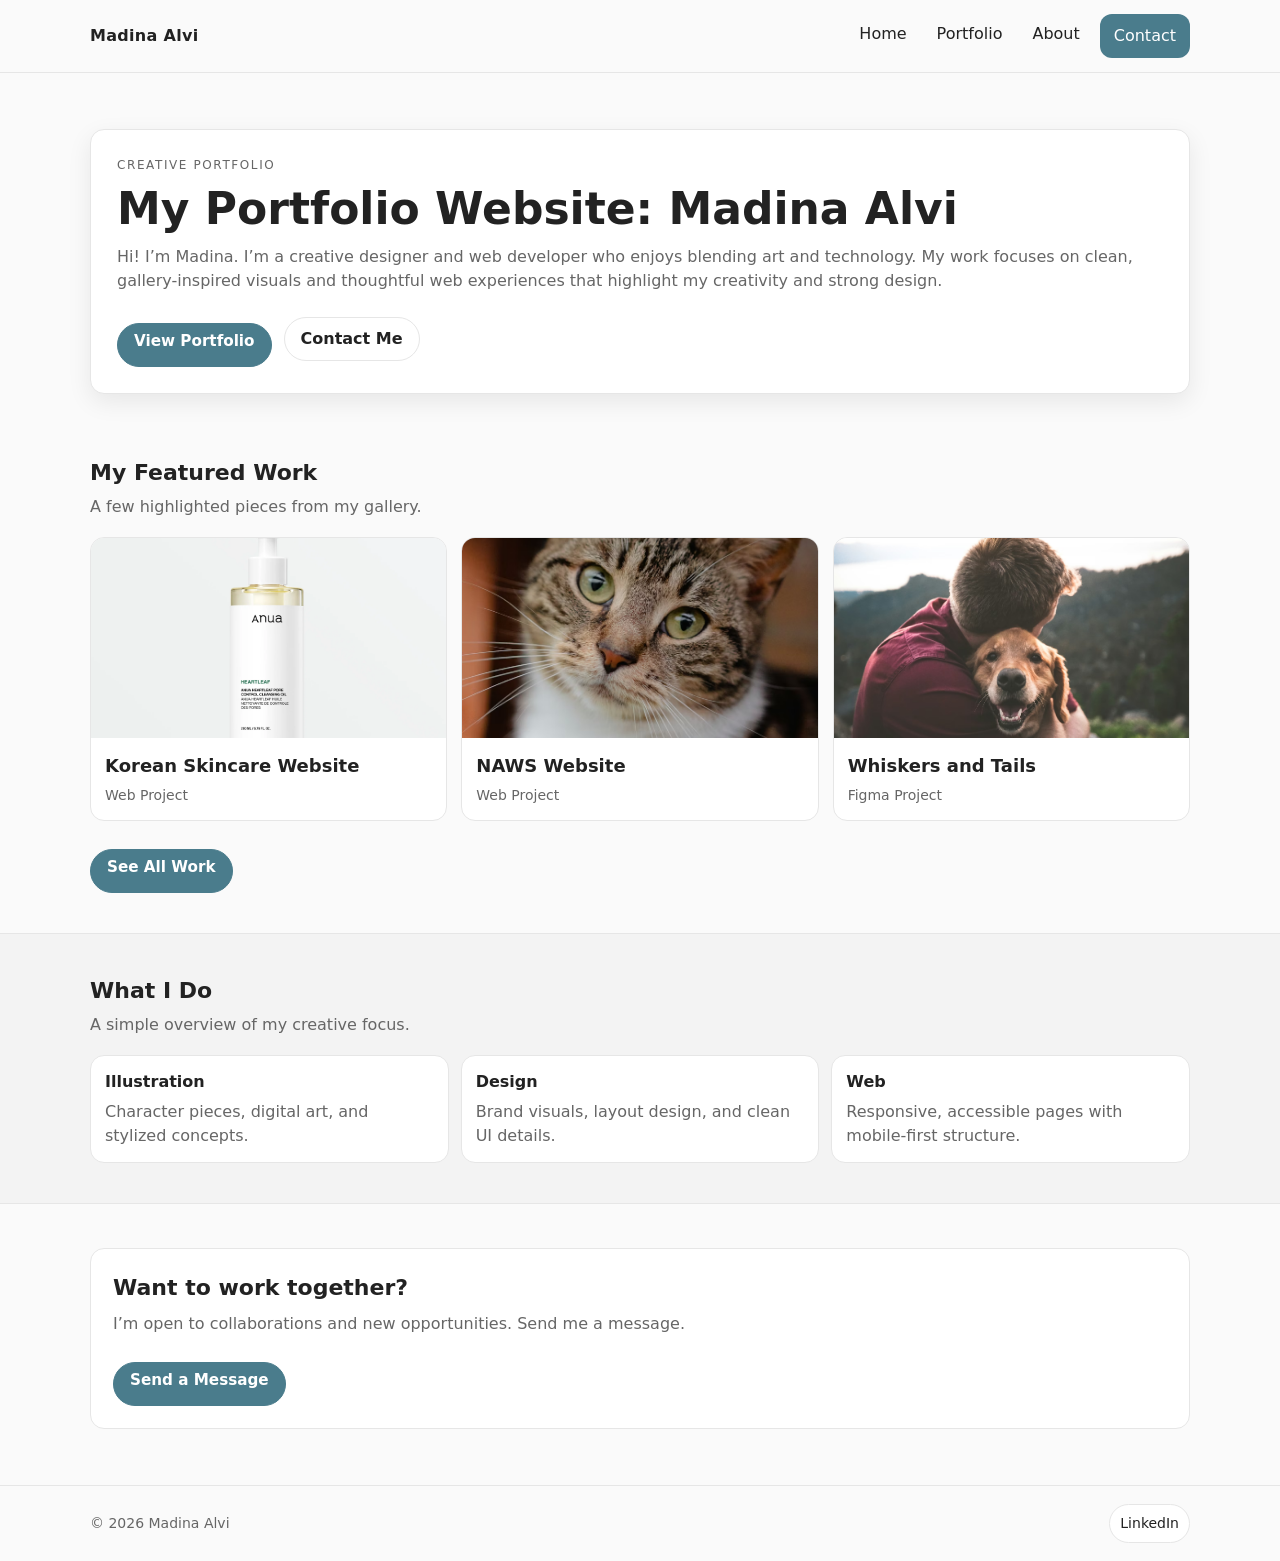
<file: index.html>
<!doctype html>
<html lang="en">
<head>
    <meta charset="UTF-8" />
    <meta name="viewport" content="width=device-width, initial-scale=1.0" />
    <title>Madina Alvi | Portfolio</title>
    <link rel="stylesheet" href="css/style.css" />
</head>

<body>
    <!-- Skip link for accessibility -->
    <a class="skip-link" href="#main">Skip to content</a>

    <header class="site-header">
        <div class="container header-inner">
            <a class="brand" href="index.html" aria-label="Go to Home">
                
                <span class="brand-name">Madina Alvi</span>
            </a>

            <button class="nav-toggle" type="button" aria-expanded="false" aria-controls="site-nav">
                <span class="sr-only">Open menu</span>
                <span class="hamburger" aria-hidden="true"></span>
            </button>

            <nav id="site-nav" class="site-nav" aria-label="Primary">
                <ul class="nav-list">
                    <li><a class="nav-link" href="index.html" aria-current="page">Home</a></li>
                    <li><a class="nav-link" href="portfolio.html">Portfolio</a></li>
                    <li><a class="nav-link" href="about.html">About</a></li>
                    <li><a class="nav-link nav-link--button" href="contact.html">Contact</a></li>
                </ul>
            </nav>
        </div>
    </header>

    <main id="main">
        <!-- HERO -->
        <section class="hero">
            <div class="container hero-inner">
                <p class="kicker">Creative Portfolio</p>
                <h1 class="hero-title">My Portfolio Website: Madina Alvi</h1>
                <p class="hero-text">
                    Hi! I’m Madina. I’m a creative designer and web developer who enjoys blending art and technology. 
                    My work focuses on clean, gallery-inspired visuals and thoughtful web experiences that highlight my
                    creativity and strong design.
                </p>

                <div class="hero-actions">
                    <a class="btn btn-primary" href="portfolio.html">View Portfolio</a>
                    <a class="btn btn-secondary" href="contact.html">Contact Me</a>
                </div>
            </div>
        </section>

        <!-- FEATURED WORK -->
        <section class="section">
            <div class="container">
                <div class="section-head">
                    <h2 class="section-title">My Featured Work</h2>
                    <p class="section-subtitle">A few highlighted pieces from my gallery.</p>
                </div>

                <div class="cards">
                    <!-- Card 1 -->
                    <article class="card">
                        <a class="card-link" href="https://malvi234.github.io/Fall2025WEB238/#gallery">
                            <img class="thumb" src="images/Skincare.webp" alt="Korean skincare website">
                            <div class="card-body">
                                <h3 class="card-title">Korean Skincare Website</h3>
                                <p class="card-meta">Web Project</p>
                            </div>
                        </a>
                    </article>

                    <!-- Card 2 -->
                    <article class="card">
                        <a class="card-link" href="https://malvi234.github.io/css-project/index.html">
                            <img class="thumb" src="images/cats.avif" alt="Cat image for NAWS Website">
                            <div class="card-body">
                                <h3 class="card-title">NAWS Website</h3>
                                <p class="card-meta">Web Project</p>
                            </div>
                        </a>
                    </article>

                    <!-- Card 3 -->
                    <article class="card">
                        <a class="portfolio-link" href="https://www.figma.com/proto/9DemmZGwCGfir7syGWCPVC/High-Fidelity-Prototype?node-id=36-361&p=f&t=MRwI3cawTaoWyR6j-1&scaling=scale-down&content-scaling=fixed&page-id=0%3A1&starting-point-node-id=240%3A346">
                            <img class="thumb" src="images/dog.avif" alt="Whiskers and Tails Project">
                            <div class="card-body">
                                <h3 class="card-title">Whiskers and Tails</h3>
                                <p class="card-meta">Figma Project</p>
                            </div>
                        </a>
                    </article>
                </div>

                <div class="section-actions">
                    <a class="btn btn-primary" href="portfolio.html">See All Work</a>
                </div>
            </div>
        </section>

        <!-- WHAT I DO -->
        <section class="section section-alt">
            <div class="container">
                <div class="section-head">
                    <h2 class="section-title">What I Do</h2>
                    <p class="section-subtitle">A simple overview of my creative focus.</p>
                </div>

                <div class="info-grid">
                    <div class="info">
                        <h3 class="info-title">Illustration</h3>
                        <p class="info-text">Character pieces, digital art, and stylized concepts.</p>
                    </div>
                    <div class="info">
                        <h3 class="info-title">Design</h3>
                        <p class="info-text">Brand visuals, layout design, and clean UI details.</p>
                    </div>
                    <div class="info">
                        <h3 class="info-title">Web</h3>
                        <p class="info-text">Responsive, accessible pages with mobile-first structure.</p>
                    </div>
                </div>
            </div>
        </section>

        <!-- CALL TO ACTION -->
        <section class="cta">
            <div class="container cta-inner">
                <h2 class="cta-title">Want to work together?</h2>
                <p class="cta-text">I’m open to collaborations and new opportunities. Send me a message.</p>
                <a class="btn btn-primary" href="contact.html">Send a Message</a>
            </div>
        </section>
    </main>

    <footer class="site-footer">
        <div class="container footer-inner">
            <p class="footer-copy">© <span id="year"></span> Madina Alvi</p>

            <ul class="social">
                <a href="https://www.linkedin.com/in/madina-alvi-814611296/" target="_blank" class="social-link">LinkedIn
                </a>
            </ul>
        </div>
    </footer>

    <script src="js/script.js"></script>
</body>
</html>
</file>
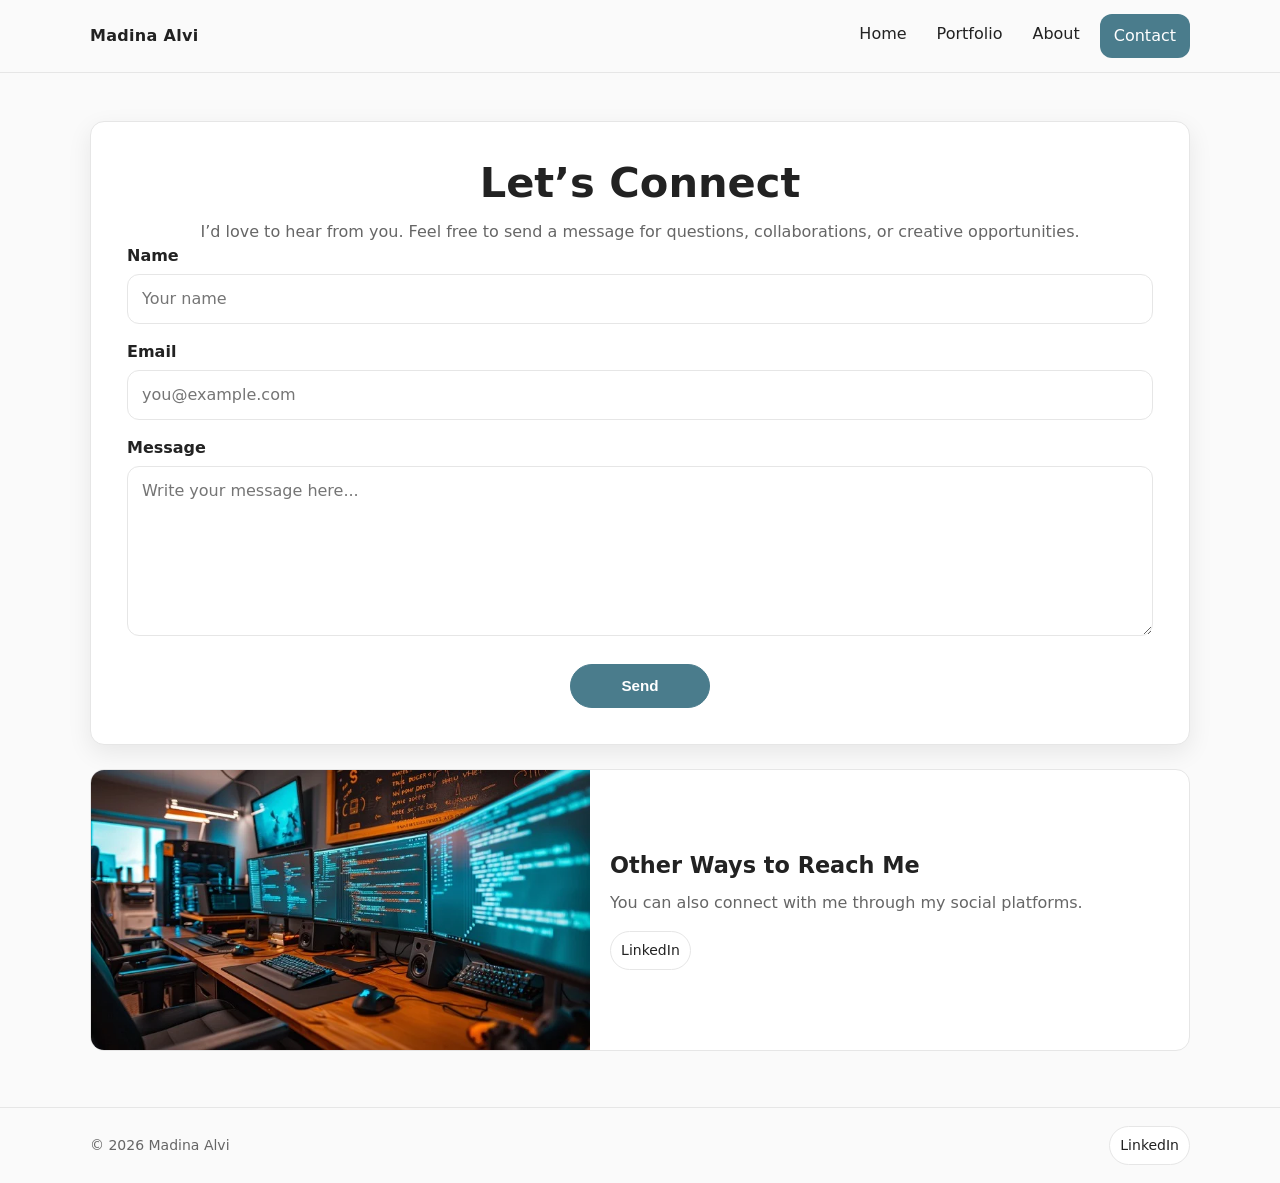
<file: contact.html>
﻿<!doctype html>
<html lang="en">
<head>
    <meta charset="UTF-8">
    <meta name="viewport" content="width=device-width, initial-scale=1.0">
    <title>Contact | Madina Alvi</title>
    <link rel="stylesheet" href="css/style.css">
</head>
<body>
    <a class="skip-link" href="#main">Skip to content</a>

    <header class="site-header">
        <div class="container header-inner">
            <a class="brand" href="index.html" aria-label="Go to Home">
               
                <span class="brand-name">Madina Alvi</span>
            </a>

            <button class="nav-toggle" type="button" aria-expanded="false" aria-controls="site-nav">
                <span class="sr-only">Open menu</span>
                <span class="hamburger" aria-hidden="true"></span>
            </button>

            <nav id="site-nav" class="site-nav" aria-label="Primary">
                <ul class="nav-list">
                    <li><a class="nav-link" href="index.html">Home</a></li>
                    <li><a class="nav-link" href="portfolio.html">Portfolio</a></li>
                    <li><a class="nav-link" href="about.html">About</a></li>
                    <li><a class="nav-link nav-link--button" href="contact.html" aria-current="page">Contact</a></li>
                </ul>
            </nav>
        </div>
    </header>

    <main id="main">
        <section class="contact-hero">
            <div class="container">
                <div class="contact-card">
                    <h1 class="page-title">Let’s Connect</h1>
                    <p class="page-intro">
                        I’d love to hear from you. Feel free to send a message for questions,
                        collaborations, or creative opportunities.
                    </p>

                    <form class="contact-form" action="#" method="post">
                        <div class="form-group">
                            <label for="name">Name</label>
                            <input type="text" id="name" name="name" placeholder="Your name" required>
                        </div>

                        <div class="form-group">
                            <label for="email">Email</label>
                            <input type="email" id="email" name="email" placeholder="you@example.com" required>
                        </div>

                        <div class="form-group">
                            <label for="message">Message</label>
                            <textarea id="message" name="message" rows="6" placeholder="Write your message here..." required></textarea>
                        </div>

                        <button class="btn btn-primary" type="submit">Send</button>
                    </form>
                </div>
            </div>
        </section>

        <section class="contact-extra">
            <div class="container">
                <div class="extra-card">
                    <img src="images/office.webp" alt="Office setup" class="extra-image">

                    <div class="extra-content">
                        <h2>Other Ways to Reach Me</h2>
                        <p>
                            You can also connect with me through my social platforms.
                        </p>

                        <ul class="social social-contact">
                            <a href="https://www.linkedin.com/in/madina-alvi-814611296/" target="_blank" class="social-link">LinkedIn
                            </a>
                        </ul>
                    </div>
                </div>
            </div>
        </section>
    </main>

    <footer class="site-footer">
        <div class="container footer-inner">
            <p class="footer-copy">© <span id="year"></span> Madina Alvi </p>

            <ul class="social">
                <a href="https://www.linkedin.com/in/madina-alvi-814611296/" target="_blank" class="social-link">LinkedIn
                            </a>
            </ul>
        </div>
    </footer>

    <script src="js/script.js"></script>
</body>
</html>
</file>
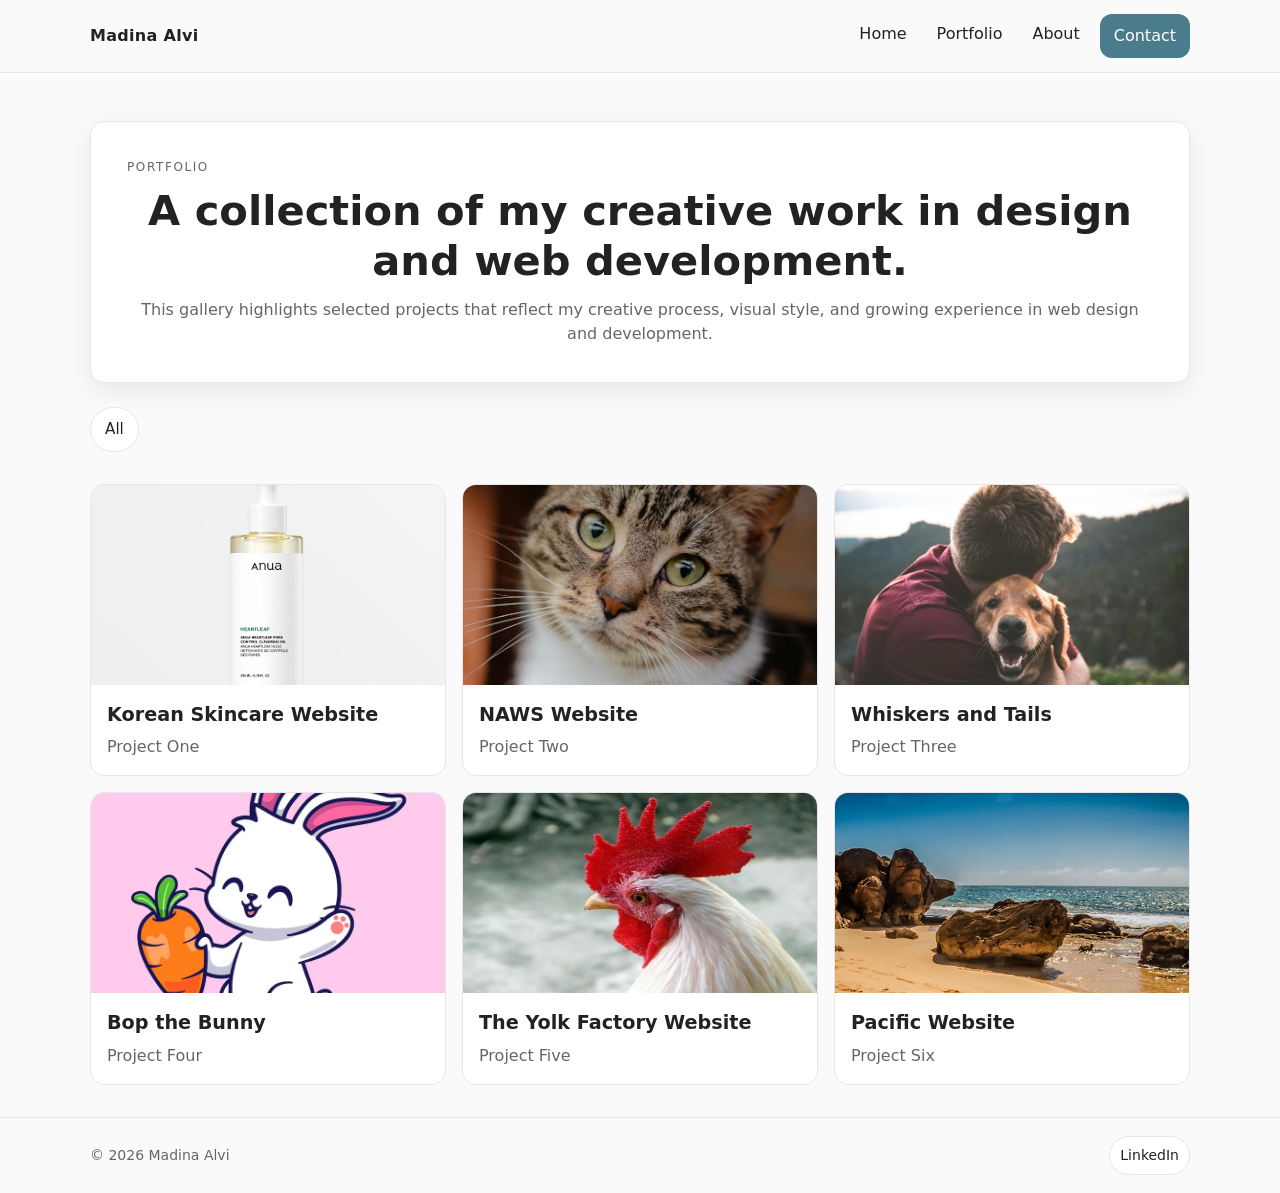
<file: portfolio.html>
﻿<!doctype html>
<html lang="en">
<head>
    <meta charset="UTF-8">
    <meta name="viewport" content="width=device-width, initial-scale=1.0">
    <title>Portfolio | Madina Alvi</title>
    <link rel="stylesheet" href="css/style.css">
</head>
<body>
    <a class="skip-link" href="#main">Skip to content</a>

    <header class="site-header">
        <div class="container header-inner">
            <a class="brand" href="index.html" aria-label="Go to Home">
               
                <span class="brand-name">Madina Alvi</span>
            </a>

            <button class="nav-toggle" type="button" aria-expanded="false" aria-controls="site-nav">
                <span class="sr-only">Open menu</span>
                <span class="hamburger" aria-hidden="true"></span>
            </button>

            <nav id="site-nav" class="site-nav" aria-label="Primary">
                <ul class="nav-list">
                    <li><a class="nav-link" href="index.html">Home</a></li>
                    <li><a class="nav-link" href="portfolio.html" aria-current="page">Portfolio</a></li>
                    <li><a class="nav-link" href="about.html">About</a></li>
                    <li><a class="nav-link nav-link--button" href="contact.html">Contact</a></li>
                </ul>
            </nav>
        </div>
    </header>

    <main id="main">
        <!-- Portfolio Intro -->
        <section class="portfolio-hero">
            <div class="container">
                <div class="portfolio-hero-card">
                    <p class="kicker">Portfolio</p>
                    <h1 class="page-title">A collection of my creative work in design and web development.</h1>
                    <p class="page-intro">
                        This gallery highlights selected projects that reflect my creative process,
                        visual style, and growing experience in web design and development.
                    </p>
                </div>
            </div>
        </section>

        <!-- Filter / Category Labels -->
        <section class="portfolio-section">
            <div class="container">
                <div class="portfolio-filters">
                    <span class="filter-pill">All</span>
                </div>
            </div>
        </section>

        <!-- Gallery Grid -->
        <section class="portfolio-section">
            <div class="container">
                <div class="portfolio-grid">
                    <article class="portfolio-card">
                        <a class="portfolio-link" href="https://malvi234.github.io/Fall2025WEB238/#gallery">
                            <img class="portfolio-image" src="images/Skincare.webp" alt="Korean skincare project">
                            <div class="portfolio-card-body">
                                <h2 class="portfolio-card-title">Korean Skincare Website</h2>
                                <p class="portfolio-card-category">Project One
                                </p>
                            </div>
                        </a>
                    </article>

                    <article class="portfolio-card">
                        <a class="card-link" href="https://malvi234.github.io/css-project/index.html">
                            <img class="thumb" src="images/cats.avif" alt="Cat image for NAWS Website">
                            <div class="portfolio-card-body">
                                <h2 class="portfolio-card-title">NAWS Website</h2>
                                <p class="portfolio-card-category">Project Two</p>
                            </div>
                        </a>
                    </article>

                    <article class="portfolio-card">
                        <a class="portfolio-link" href="https://www.figma.com/proto/9DemmZGwCGfir7syGWCPVC/High-Fidelity-Prototype?node-id=36-361&p=f&t=MRwI3cawTaoWyR6j-1&scaling=scale-down&content-scaling=fixed&page-id=0%3A1&starting-point-node-id=240%3A346">
                            <img class="thumb" src="images/dog.avif" alt="Whiskers and Tails Project">
                            <div class="portfolio-card-body">
                                <h2 class="portfolio-card-title">Whiskers and Tails</h2>
                                <p class="portfolio-card-category">Project Three</p>
                            </div>
                        </a>
                    </article>

                    <article class="portfolio-card">
                        <a class="portfolio-link" href="https://malvi234.github.io/bop-the-bunny/">
                            <img class="thumb" src="images/bunny.avif" alt="Bop the Bunny Project">
                            <div class="portfolio-card-body">
                                <h2 class="portfolio-card-title">Bop the Bunny</h2>
                                <p class="portfolio-card-category">Project Four</p>
                            </div>
                        </a>
                    </article>

                    <article class="portfolio-card">
                        <a class="portfolio-link" href="https://malvi234.github.io/theyolk-factory/">
                            <img class="thumb" src="images/chicken.jpg" alt="Yolk Factory Project">
                            <div class="portfolio-card-body">
                                <h2 class="portfolio-card-title">The Yolk Factory Website</h2>
                                <p class="portfolio-card-category">Project Five</p>
                            </div>
                        </a>
                    </article>

                    <article class="portfolio-card">
                        <a class="portfolio-link" href="https://malvi234.github.io/pacific-website/index.html">
                            <img class="thumb" src="images/coast.jpg" alt="Pacific Project">
                            <div class="portfolio-card-body">
                                <h2 class="portfolio-card-title">Pacific Website</h2>
                                <p class="portfolio-card-category">Project Six</p>
                            </div>
                        </a>
                    </article>
                </div>
            </div>
        </section>
    </main>

    <footer class="site-footer">
        <div class="container footer-inner">
            <p class="footer-copy">© <span id="year"></span> Madina Alvi </p>

            <ul class="social">
                <a href="https://www.linkedin.com/in/madina-alvi-814611296/" target="_blank" class="social-link">LinkedIn
                            </a>
            </ul>
        </div>
    </footer>

    <script src="js/script.js"></script>
</body>
</html>
</file>
<file: css/style.css>
/* --------- Base / Reset --------- */
* {
    box-sizing: border-box;
}

html, body {
    margin: 0;
    padding: 0;
}

img {
    max-width: 100%;
    display: block;
}

:root {
    --bg: #FAFAFA;
    --surface: #FFFFFF;
    --text: #222222;
    --muted: #666666;
    --border: #E6E6E6;
    /* Accent: change this later */
    --accent: #4A7C8C;
    --radius: 14px;
    --shadow: 0 8px 24px rgba(0,0,0,0.08);
    --container: 1100px;
}

body {
    font-family: system-ui, -apple-system, Segoe UI, Roboto, Arial, sans-serif;
    background: var(--bg);
    color: var(--text);
    line-height: 1.5;
}

/* Accessibility helpers */
.sr-only {
    position: absolute;
    width: 1px;
    height: 1px;
    padding: 0;
    margin: -1px;
    overflow: hidden;
    clip: rect(0,0,0,0);
    border: 0;
}

.skip-link {
    position: absolute;
    left: -999px;
    top: 0;
    background: var(--accent);
    color: #fff;
    padding: 10px 12px;
    border-radius: 10px;
}

    .skip-link:focus {
        left: 12px;
        top: 12px;
        z-index: 9999;
    }

.container {
    width: min(92%, var(--container));
    margin: 0 auto;
}

/* --------- Header / Nav --------- */
.site-header {
    position: sticky;
    top: 0;
    background: rgba(250,250,250,0.9);
    backdrop-filter: blur(10px);
    border-bottom: 1px solid var(--border);
    z-index: 50;
}

.header-inner {
    display: flex;
    align-items: center;
    justify-content: space-between;
    padding: 14px 0;
    gap: 12px;
}

.brand {
    display: flex;
    align-items: center;
    gap: 10px;
    text-decoration: none;
    color: var(--text);
    font-weight: 600;
}

.brand-mark {
    width: 12px;
    height: 12px;
    display: inline-block;
    border-radius: 999px;
    background: var(--accent);
}

.brand-name {
    letter-spacing: 0.3px;
}

.nav-toggle {
    border: 1px solid var(--border);
    background: var(--surface);
    border-radius: 12px;
    padding: 10px 12px;
    cursor: pointer;
}

.hamburger {
    display: inline-block;
    width: 22px;
    height: 2px;
    background: var(--text);
    position: relative;
}

    .hamburger::before,
    .hamburger::after {
        content: "";
        position: absolute;
        left: 0;
        width: 22px;
        height: 2px;
        background: var(--text);
    }

    .hamburger::before {
        top: -7px;
    }

    .hamburger::after {
        top: 7px;
    }

.site-nav {
    position: absolute;
    left: 0;
    right: 0;
    top: 62px;
    background: var(--surface);
    border-bottom: 1px solid var(--border);
    display: none; /* mobile hidden by default */
}

    .site-nav.is-open {
        display: block;
    }

.nav-list {
    list-style: none;
    margin: 0;
    padding: 10px 16px 16px;
    display: grid;
    gap: 10px;
}

.nav-link {
    display: block;
    padding: 10px 12px;
    border-radius: 12px;
    text-decoration: none;
    color: var(--text);
    border: 1px solid var(--border);
    background: var(--bg);
}

.nav-link--button {
    background: var(--accent);
    color: #fff;
    border-color: transparent;
}

/* --------- Sections --------- */
.hero {
    padding: 56px 0 22px;
}

.hero-inner {
    background: var(--surface);
    border: 1px solid var(--border);
    border-radius: var(--radius);
    padding: 26px;
    box-shadow: var(--shadow);
}

.kicker {
    margin: 0 0 10px;
    color: var(--muted);
    letter-spacing: 1.6px;
    text-transform: uppercase;
    font-size: 12px;
}

.hero-title {
    margin: 0 0 10px;
    font-size: 32px;
    line-height: 1.15;
}

.hero-text {
    margin: 0 0 18px;
    color: var(--muted);
}

.hero-actions {
    display: flex;
    flex-direction: column;
    gap: 10px;
}

.section {
    padding: 40px 0;
}

.section-alt {
    background: #f3f3f3;
    border-top: 1px solid var(--border);
    border-bottom: 1px solid var(--border);
}

.section-head {
    margin-bottom: 18px;
}

.section-title {
    margin: 0 0 6px;
    font-size: 22px;
}

.section-subtitle {
    margin: 0;
    color: var(--muted);
}

.cards {
    display: grid;
    grid-template-columns: 1fr;
    gap: 14px;
    margin-top: 14px;
}

.card {
    border: 1px solid var(--border);
    border-radius: var(--radius);
    background: var(--surface);
    overflow: hidden;
}

.card-link {
    text-decoration: none;
    color: inherit;
    display: block;
}

.thumb {
  width: 100%;
  height: 200px;
  object-fit: cover;
  object-position: center;
  display: block;
}

.card-body {
    padding: 14px;
}

.card-title {
    margin: 0 0 6px;
    font-size: 18px;
}

.card-meta {
    margin: 0;
    color: var(--muted);
    font-size: 14px;
}

.section-actions {
    margin-top: 16px;
}

.info-grid {
    display: grid;
    grid-template-columns: 1fr;
    gap: 12px;
    margin-top: 14px;
}

.info {
    border: 1px solid var(--border);
    background: var(--surface);
    border-radius: var(--radius);
    padding: 14px;
}

.info-title {
    margin: 0 0 6px;
    font-size: 16px;
}

.info-text {
    margin: 0;
    color: var(--muted);
}

.cta {
    padding: 44px 0 56px;
}

.cta-inner {
    text-align: left;
    background: var(--surface);
    border: 1px solid var(--border);
    border-radius: var(--radius);
    padding: 22px;
}

.cta-title {
    margin: 0 0 8px;
    font-size: 22px;
}

.cta-text {
    margin: 0 0 14px;
    color: var(--muted);
}

/* --------- Buttons --------- */
.btn {
    display: inline-flex;
    align-items: center;
    justify-content: center;
    height: 44px;              /* 🔥 locks height */
    padding: 0 16px;           /* horizontal only */
    border-radius: 999px;
    font-weight: 600;
    text-decoration: none;
    line-height: 1;
    box-sizing: border-box; 
    min-width: 125px;   /* 🔥 important for borders */
}

.btn-primary {
    background: var(--accent);
    color: #fff;
    border: 1px solid var(--accent);  /* 🔥 add this */
}

.btn-secondary {
    background: #fff;
    color: var(--text);
    border: 1px solid var(--border);
    padding: 0 16px;  /* 🔥 reduce by 1px */
}

.hero-actions {
    display: flex;
    gap: 12px;
    align-items: center;   /* 🔥 ensures perfect vertical alignment */
}

/* --------- Footer --------- */
.site-footer {
    border-top: 1px solid var(--border);
    padding: 18px 0;
}

.footer-inner {
    display: flex;
    flex-direction: column;
    gap: 10px;
    align-items: flex-start;
}

.footer-copy {
    margin: 0;
    color: var(--muted);
    font-size: 14px;
}

.social {
    list-style: none;
    margin: 0;
    padding: 0;
    display: flex;
    gap: 10px;
}

.social-link {
    display: inline-block;
    padding: 8px 10px;
    border-radius: 999px;
    border: 1px solid var(--border);
    background: var(--surface);
    text-decoration: none;
    color: var(--text);
    font-size: 14px;
}

/* --------- Tablet / Desktop Enhancements --------- */
@media (min-width: 768px) {
    .hero-title {
        font-size: 44px;
    }

    .hero-actions {
        flex-direction: row;
        justify-content: flex-start;
    }

    .cards {
        grid-template-columns: repeat(3, 1fr);
    }

    .info-grid {
        grid-template-columns: repeat(3, 1fr);
    }

    /* Turn nav into normal desktop nav */
    .nav-toggle {
        display: none;
    }

    .site-nav {
        position: static;
        display: block;
        border: none;
        background: transparent;
    }

    .nav-list {
        display: flex;
        gap: 10px;
        padding: 0;
    }

    .nav-link {
        border: none;
        background: transparent;
        padding: 8px 10px;
    }

        .nav-link:hover {
            background: rgba(0,0,0,0.04);
        }

    .nav-link--button {
        background: var(--accent);
        color: #fff;
        padding: 10px 14px;
    }

    .footer-inner {
        flex-direction: row;
        align-items: center;
        justify-content: space-between;
    }
}

/* --------- Contact Page --------- */
.contact-hero {
    padding: 48px 0 24px;
}

.contact-card {
    background: var(--surface);
    border: 1px solid var(--border);
    border-radius: var(--radius);
    padding: 24px;
    box-shadow: var(--shadow);
}

.page-title {
    margin: 0 0 10px;
    font-size: 2rem;
    text-align: center;
}

.page-intro {
    margin: 0 0 24px;
    color: var(--muted);
    text-align: center;
}

.contact-form {
    display: flex;
    flex-direction: column;
    gap: 16px;
}

.form-group {
    display: flex;
    flex-direction: column;
    gap: 6px;
}

    .form-group label {
        font-weight: 600;
        color: var(--text);
    }

    .form-group input,
    .form-group textarea {
        width: 100%;
        padding: 12px 14px;
        border: 1px solid var(--border);
        border-radius: 12px;
        font: inherit;
        color: var(--text);
        background: #fff;
    }

    .form-group textarea {
        resize: vertical;
        min-height: 140px;
    }

        .form-group input:focus,
        .form-group textarea:focus {
            outline: 2px solid var(--accent);
            outline-offset: 2px;
        }

.contact-form .btn {
    align-self: center;
    min-width: 140px;
}

.contact-extra {
    padding: 0 0 56px;
}

.extra-card {
    background: var(--surface);
    border: 1px solid var(--border);
    border-radius: var(--radius);
    overflow: hidden;
    display: flex;
    flex-direction: column;
}

.extra-image {
    min-height: 140px;
    background: #d9d9d9;
}

.extra-content {
    padding: 20px;
}

    .extra-content h2 {
        margin-top: 0;
        margin-bottom: 8px;
        font-size: 1.4rem;
    }

    .extra-content p {
        margin-top: 0;
        margin-bottom: 16px;
        color: var(--muted);
    }

.social-contact {
    margin-top: 8px;
}

/* --------- Tablet/Desktop --------- */
@media (min-width: 768px) {
    .contact-card {
        padding: 36px;
    }

    .page-title {
        font-size: 2.4rem;
    }

    .extra-card {
        display: grid;
        grid-template-columns: 1fr 1.2fr;
        align-items: center;
    }

    .extra-image {
        min-height: 100%;
        height: 100%;
    }
}

/* --------- About Page --------- */
.about-hero {
    padding: 48px 0 24px;
}

.about-hero-card {
    background: var(--surface);
    border: 1px solid var(--border);
    border-radius: var(--radius);
    padding: 24px;
    box-shadow: var(--shadow);
}

.page-title {
    margin: 0 0 12px;
    font-size: 2rem;
    line-height: 1.2;
}

.page-intro {
    margin: 0;
    color: var(--muted);
}

.about-section {
    padding: 24px 0 48px;
}

.about-grid {
    display: grid;
    grid-template-columns: 1fr;
    gap: 20px;
    align-items: center;
}

.about-image {
    min-height: 280px;
    background: #d9d9d9;
    border-radius: var(--radius);
    border: 1px solid var(--border);
}

.about-content {
    background: var(--surface);
    border: 1px solid var(--border);
    border-radius: var(--radius);
    padding: 20px;
}

    .about-content h2 {
        margin-top: 0;
        margin-bottom: 12px;
    }

    .about-content p {
        margin-top: 0;
        margin-bottom: 14px;
        color: var(--muted);
    }

.skills-grid {
    display: grid;
    grid-template-columns: 1fr;
    gap: 14px;
    margin-top: 16px;
}

.skill-card {
    background: var(--surface);
    border: 1px solid var(--border);
    border-radius: var(--radius);
    padding: 18px;
}

    .skill-card h3 {
        margin-top: 0;
        margin-bottom: 10px;
    }

    .skill-card ul {
        margin: 0;
        padding-left: 18px;
        color: var(--muted);
    }

    .skill-card li {
        margin-bottom: 8px;
    }

.tools-list {
    display: flex;
    flex-wrap: wrap;
    gap: 12px;
    margin-top: 16px;
}

.tool-pill {
    display: inline-block;
    padding: 10px 14px;
    background: var(--surface);
    border: 1px solid var(--border);
    border-radius: 999px;
    color: var(--text);
    font-size: 0.95rem;
}

.tools-section {
  padding-bottom: 8px;
}

.resume-section {
  padding-top: 8px;
  padding-bottom: 32px;
  margin-top: 0;
}

.btn-primary {
  display: inline-block;
  padding: 10px 16px;
  background: var(--accent);
  color: white;
  border: 1px solid var(--accent);
  border-radius: 999px;
  text-decoration: none;
  font-size: 0.95rem;
  margin-top: 12px;
  transition: 0.2s ease;
}

.btn-primary:hover {
  opacity: 0.9;
}

/* --------- Tablet/Desktop --------- */
@media (min-width: 768px) {
    .page-title {
        font-size: 2.6rem;
    }

    .about-grid {
        grid-template-columns: 1fr 1.2fr;
    }

    .skills-grid {
        grid-template-columns: repeat(3, 1fr);
    }

    .about-content {
        padding: 28px;
    }

    .about-hero-card {
        padding: 36px;
    }
}

/* --------- Portfolio Page --------- */
.portfolio-hero {
    padding: 48px 0 24px;
}

.portfolio-hero-card {
    background: var(--surface);
    border: 1px solid var(--border);
    border-radius: var(--radius);
    padding: 24px;
    box-shadow: var(--shadow);
}

.portfolio-section {
    padding: 0 0 32px;
}

.portfolio-filters {
    display: flex;
    flex-wrap: wrap;
    gap: 10px;
}

.filter-pill {
    display: inline-block;
    padding: 10px 14px;
    background: var(--surface);
    border: 1px solid var(--border);
    border-radius: 999px;
    color: var(--text);
    font-size: 0.95rem;
}

.portfolio-grid {
    display: grid;
    grid-template-columns: 1fr;
    gap: 16px;
}

.portfolio-card {
    background: var(--surface);
    border: 1px solid var(--border);
    border-radius: var(--radius);
    overflow: hidden;
    transition: transform 0.2s ease, box-shadow 0.2s ease;
}

.portfolio-link {
    display: block;
    text-decoration: none;
    color: inherit;
}

.portfolio-image {
  width: 100%;
  height: 200px;
  object-fit: cover;
  object-position: center;
  display: block;
  background: #d9d9d9;
}

.portfolio-card-body {
    padding: 16px;
}

.portfolio-card-title {
    margin: 0 0 6px;
    font-size: 1.2rem;
}

.portfolio-card-category {
    margin: 0;
    color: var(--muted);
}

.portfolio-card:hover {
    transform: translateY(-4px);
    box-shadow: var(--shadow);
}

/* --------- Tablet/Desktop --------- */
@media (min-width: 768px) {
    .portfolio-hero-card {
        padding: 36px;
    }

    .portfolio-grid {
        grid-template-columns: repeat(2, 1fr);
    }
}

@media (min-width: 1024px) {
    .portfolio-grid {
        grid-template-columns: repeat(3, 1fr);
    }
}
</file>
